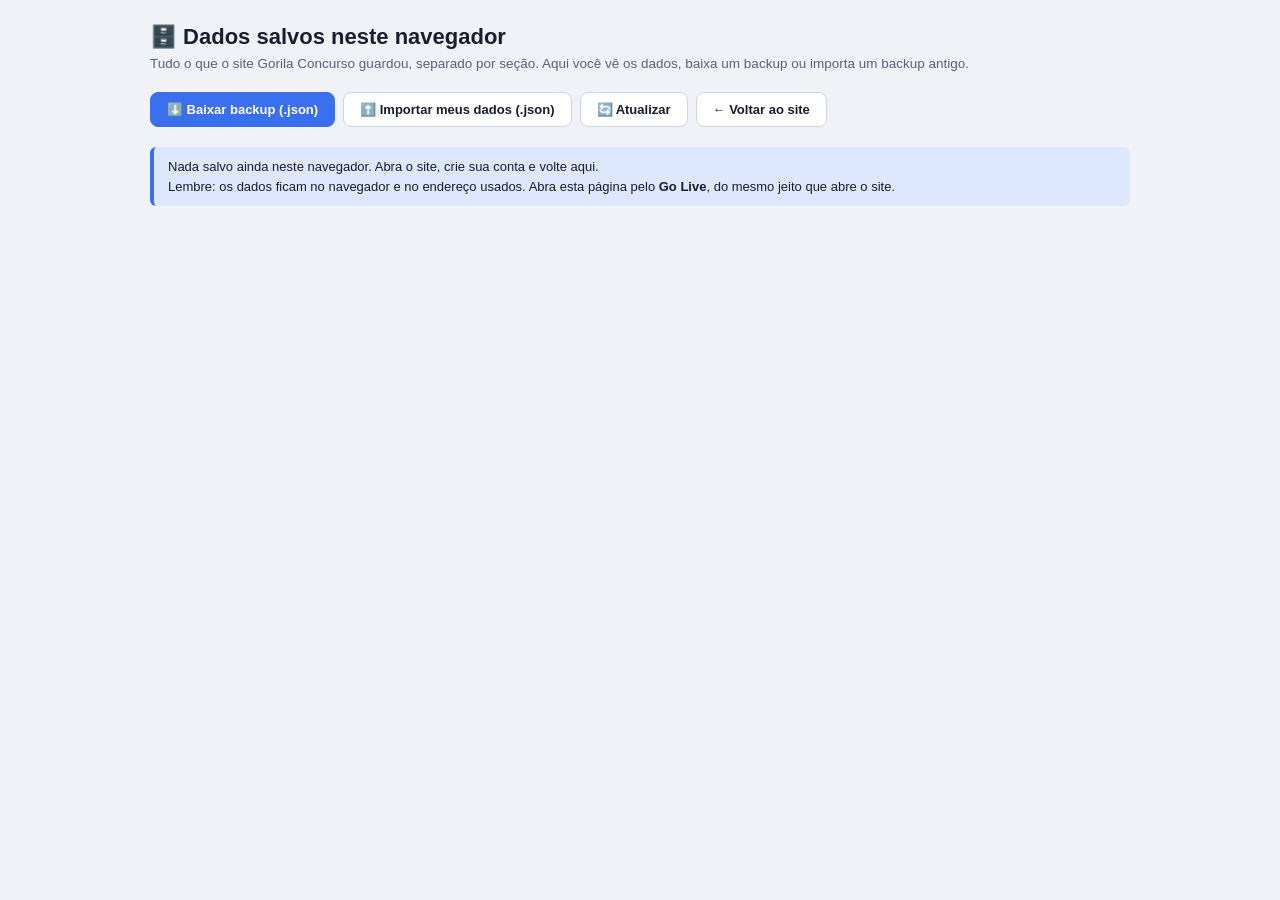
<file: Html_Gorilaconcurso/site/banco-de-dados/ver-dados.html>
<!DOCTYPE html>
<html lang="pt-BR">
<head>
<meta charset="UTF-8">
<meta name="viewport" content="width=device-width, initial-scale=1.0">
<title>Ver dados salvos</title>
<!-- Mostra o que o site guardou NESTE navegador, separado por seção.
     Só funciona aberto pelo mesmo endereço do site (ex.: Go Live → /banco-de-dados/ver-dados.html). -->
<style>
:root{--bg:#f0f2f8;--card:#fff;--borda:#d0d4e8;--texto:#1a1d2e;--suave:#5a6080;--destaque:#3a6ff0;--destaque-bg:#dde8ff}
@media (prefers-color-scheme:dark){:root{--bg:#121212;--card:#1c1c1c;--borda:#303030;--texto:#f1f1f1;--suave:#b4b4b4;--destaque:#93b4ff;--destaque-bg:#1f2735}}
*{box-sizing:border-box;margin:0;padding:0}
body{font-family:-apple-system,BlinkMacSystemFont,'Segoe UI',sans-serif;background:var(--bg);color:var(--texto);padding:24px 16px 60px}
main{max-width:980px;margin:0 auto}
h1{font-size:22px;margin-bottom:4px}
.sub{color:var(--suave);font-size:13.5px;margin-bottom:18px;line-height:1.5}
.acoes{display:flex;gap:8px;flex-wrap:wrap;margin-bottom:20px}
button,a.btn,label.btn{padding:9px 16px;border-radius:8px;border:1px solid var(--borda);background:var(--card);color:var(--texto);font-size:13px;font-weight:600;cursor:pointer;text-decoration:none}
button.principal{background:var(--destaque);border-color:var(--destaque);color:#fff}
section{background:var(--card);border:1px solid var(--borda);border-radius:12px;padding:18px;margin-bottom:16px}
h2{font-size:16px;margin-bottom:4px}
.onde{font-size:12px;color:var(--suave);margin-bottom:14px}
.onde code{background:var(--destaque-bg);color:var(--destaque);padding:1px 6px;border-radius:4px}
.numeros{display:grid;grid-template-columns:repeat(auto-fit,minmax(150px,1fr));gap:10px;margin-bottom:14px}
.num{border:1px solid var(--borda);border-radius:10px;padding:10px 12px}
.num b{display:block;font-size:22px}
.num span{font-size:12px;color:var(--suave)}
.tabela{overflow-x:auto}
table{width:100%;border-collapse:collapse;font-size:12.5px}
th,td{text-align:left;padding:7px 8px;border-bottom:1px solid var(--borda);vertical-align:top}
th{color:var(--suave);font-weight:600;white-space:nowrap}
ul{padding-left:18px;font-size:13px;line-height:1.7}
.vazio{color:var(--suave);font-size:13px}
details{margin-top:10px}
summary{cursor:pointer;font-size:12.5px;color:var(--destaque);font-weight:600}
pre{margin-top:8px;max-height:360px;overflow:auto;background:var(--bg);border:1px solid var(--borda);border-radius:8px;padding:10px;font-size:11.5px;white-space:pre-wrap;word-break:break-all}
.aviso{border-left:4px solid var(--destaque);padding:10px 14px;background:var(--destaque-bg);border-radius:6px;font-size:13px;line-height:1.5;margin-bottom:16px}
</style>
</head>
<body>
<main>
  <h1>🗄️ Dados salvos neste navegador</h1>
  <p class="sub">Tudo o que o site Gorila Concurso guardou, separado por seção. Aqui você vê os dados, baixa um backup ou importa um backup antigo.</p>
  <div class="acoes">
    <button class="principal" onclick="baixarBackup()">⬇️ Baixar backup (.json)</button>
    <label class="btn" style="cursor:pointer">⬆️ Importar meus dados (.json)
      <input type="file" accept=".json,application/json" id="arquivo-importar" style="display:none" onchange="importar(this)">
    </label>
    <button onclick="mostrar()">🔄 Atualizar</button>
    <a class="btn" href="../index.html">← Voltar ao site</a>
  </div>
  <div id="conteudo"></div>
</main>
<script>
const CHAVE_ESTADO = 'guia_estudos_state_v1';
const CHAVE_PERFIL = 'guia_estudos_perfil_v1';
const esc = s => String(s ?? '').replace(/[&<>"]/g, c => ({'&':'&amp;','<':'&lt;','>':'&gt;','"':'&quot;'}[c]));
const ler = k => { try { return JSON.parse(localStorage.getItem(k) || 'null'); } catch(e) { return null; } };
const json = (obj, semImagens) => esc(JSON.stringify(obj, (k, v) =>
  semImagens && typeof v === 'string' && v.startsWith('data:image') ? '[imagem]' : v, 2));
const AREAS = { ciencia:'Ciência de Dados', sefaz:'SEFAZ SP', direito:'Direito', notario:'Notário', eletiva:'Eletiva' };

function secao(titulo, onde, html, dados){
  return `<section><h2>${titulo}</h2><div class="onde">${onde}</div>${html}
    <details><summary>Ver dados brutos</summary><pre>${json(dados, true)}</pre></details></section>`;
}

// As fotos ficam no IndexedDB (banco 'gorila-fotos'), não no localStorage
const lerFotos = () => new Promise(ok => {
  try {
    const r = indexedDB.open('gorila-fotos', 1);
    r.onupgradeneeded = () => r.result.createObjectStore('fotos');
    r.onerror = () => ok({});
    r.onsuccess = () => {
      const tudo = {};
      const c = r.result.transaction('fotos').objectStore('fotos').openCursor();
      c.onsuccess = () => { const x = c.result; if(x){ tudo[x.key] = x.value; x.continue(); } else ok(tudo); };
      c.onerror = () => ok({});
    };
  } catch(e) { ok({}); }
});

async function mostrar(){
  const s = ler(CHAVE_ESTADO);
  const p = ler(CHAVE_PERFIL);
  const fotos = await lerFotos();
  const mbFotos = Object.values(fotos).reduce((t, f) => t + f.length, 0) / 1024 / 1024;
  const el = document.getElementById('conteudo');
  if(!s && !p){
    el.innerHTML = `<div class="aviso">Nada salvo ainda neste navegador. Abra o site, crie sua conta e volte aqui.<br>
      Lembre: os dados ficam no navegador e no endereço usados. Abra esta página pelo <b>Go Live</b>, do mesmo jeito que abre o site.</div>`;
    return;
  }
  let html = '';

  // CONTA
  html += secao('👤 Conta', 'Arquivo do código: <code>login-e-carregamento/login.js</code> · chave <code>' + CHAVE_PERFIL + '</code>',
    p ? `<ul><li><b>Nome:</b> ${esc(p.nome)}</li><li><b>E-mail:</b> ${esc(p.email)}</li><li><b>Senha:</b> guardada de forma protegida (não dá para ver)</li></ul>`
      : '<p class="vazio">Nenhuma conta criada.</p>',
    p ? { nome: p.nome, email: p.email, senha: '(oculta)' } : null);

  if(s){
    // CALENDÁRIO
    const dias = Object.entries(s.days || {}).sort((a, b) => b[0].localeCompare(a[0]));
    const horasDia = v => (v && (v.horasTotal || 0)) || 0;
    const totalHoras = dias.reduce((t, [, v]) => t + horasDia(v), 0);
    // Mesma regra do site (geral/utilidades.js → isStudyDay)
    const estudou = v => !!v && (Object.keys(AREAS).some(a => { const x = v[a]; if(!x) return false; if(typeof x !== 'object') return true;
      return (x.horas||0) > 0 || (x.questoes||0) > 0 || (x.assunto && x.assunto !== '—') || (x.horasLeitura||0) > 0; })
      || (v.horasTotal||0) > 0 || !!(v.estudos && v.estudos.length));
    const comEstudo = dias.filter(([, v]) => estudou(v)).length;
    const linhas = dias.map(([d, v]) => {
      const areas = Object.keys(AREAS).filter(a => v && v[a] && typeof v[a] === 'object' && (v[a].horas || v[a].questoes))
        .map(a => `${AREAS[a]}: ${v[a].horas || 0}h${v[a].assunto && v[a].assunto !== '—' ? ' · ' + esc(v[a].assunto) : ''}${v[a].questoes ? ' · ' + v[a].questoes + ' questões' : ''}`);
      (v.estudos || []).forEach(e => {
        const curso = (s.cursos || []).find(c => c.id === e.cursoId);
        areas.push(esc(curso ? curso.nome : (e.cursoNome || 'Estudo')) + ': ' + (e.horas || 0) + 'h' + (e.questoes ? ' · ' + e.questoes + ' questões' : ''));
      });
      return `<tr><td>${d.split('-').reverse().join('/')}</td><td>${horasDia(v)}h${horasDia(v) > 24 ? ' <span title="Mais de 24h em um dia: confira este registro">⚠️</span>' : ''}</td><td>${areas.join('<br>') || '—'}</td><td>${v.imgId || v.imgSrc ? '📷' : ''}</td></tr>`;
    }).join('');
    html += secao('📅 Calendário', 'Arquivos do código: <code>calendario/</code> · dados iniciais: <code>calendario/dados-calendario.js</code>',
      `<div class="numeros">
        <div class="num"><b>${dias.length}</b><span>dias registrados</span></div>
        <div class="num"><b>${comEstudo}</b><span>dias estudados</span></div>
        <div class="num"><b>${Object.keys(fotos).length}</b><span>fotos guardadas (${mbFotos.toFixed(1)} MB)</span></div>
        <div class="num"><b>${Math.round(totalHoras * 10) / 10}h</b><span>horas no total</span></div>
        <div class="num"><b>${s.calendarioAtivo === false ? 'Desligado' : 'Ligado'}</b><span>calendário</span></div>
      </div>
      ${dias.length ? `<div class="tabela"><table><thead><tr><th>Dia</th><th>Horas</th><th>O que estudou</th><th>Foto</th></tr></thead><tbody>${linhas}</tbody></table></div>` : '<p class="vazio">Nenhum dia registrado.</p>'}`,
      { month: s.month, year: s.year, foguinhoStart: s.foguinhoStart, calendarioAtivo: s.calendarioAtivo, materiasEstudo: s.materiasEstudo, days: s.days });

    // SALA DE ESTUDO
    const lista = (itens, f) => itens && itens.length ? '<ul>' + itens.map(f).join('') + '</ul>' : '<p class="vazio">Nada ainda.</p>';
    const topicos = (s.mindMap && s.mindMap.topicos) || [];
    html += secao('📚 Sala de estudo', 'Arquivos do código: <code>sala-de-estudo/</code> · dados iniciais: <code>sala-de-estudo/dados-sala-de-estudo.js</code>',
      `<h3 style="font-size:13.5px;margin:4px 0">Carreiras criadas</h3>${lista(s.trilhasCustom, t => `<li>${esc(t.icone || '')} ${esc(t.nome)} — ${(t.disciplinas || []).length} disciplina(s)</li>`)}
       <h3 style="font-size:13.5px;margin:10px 0 4px">Cursos</h3>${lista(s.cursos, c => `<li>${esc(c.nome)}</li>`)}
       <h3 style="font-size:13.5px;margin:10px 0 4px">Conteúdos</h3>${lista(s.conteudosCustom, c => `<li>${c.feito ? '✅' : '⬜'} ${esc(c.nome)}</li>`)}
       <h3 style="font-size:13.5px;margin:10px 0 4px">Mapa mental</h3>${lista(topicos, t => `<li>${esc(t.nome)} — ${(t.subtopicos || []).length} subtópico(s)</li>`)}
       <h3 style="font-size:13.5px;margin:10px 0 4px">Trilhas fixas removidas da tela inicial</h3>${lista(s.trilhasOcultas, t => `<li>${esc(t)}</li>`)}`,
      { trilhasCustom: s.trilhasCustom, trilhasOcultas: s.trilhasOcultas, cursos: s.cursos, conteudosCustom: s.conteudosCustom, checks: s.checks, mindMap: s.mindMap, mapas: s.mapas });

    // NOTÍCIAS + PREFERÊNCIAS
    html += secao('📰 Notícias', 'Arquivos do código: <code>noticias/</code>',
      lista(s.concursosInteresse, c => `<li>${esc(c)}</li>`), { concursosInteresse: s.concursosInteresse });
    html += secao('🎨 Preferências', 'Arquivos do código: <code>geral/tema.js</code> · dados iniciais: <code>geral/dados-preferencias.js</code>',
      `<ul><li><b>Tema:</b> ${s.theme === 'dark' ? 'escuro' : 'claro'}</li><li><b>Cor de destaque:</b> ${esc(s.corDestaque || 'azul')}</li></ul>`,
      { theme: s.theme, corDestaque: s.corDestaque, temaEscolhido: s.temaEscolhido });

    const tamanho = (localStorage.getItem(CHAVE_ESTADO) || '').length / 1024 / 1024;
    html += `<p class="sub">Espaço usado pelos dados: <b>${tamanho.toFixed(2)} MB</b> de ~5 MB. As fotos (${mbFotos.toFixed(1)} MB) ficam num espaço separado e bem maior do navegador.</p>`;
  }
  el.innerHTML = html;
}

// Importa um backup (.json) — o mesmo formato do "Baixar backup". Substitui o progresso
// salvo neste navegador; a conta (e-mail e senha) não é alterada.
function gravarFotos(fotos){
  const ids = Object.keys(fotos || {});
  if(!ids.length) return Promise.resolve();
  return new Promise((ok, falha) => {
    const r = indexedDB.open('gorila-fotos', 1);
    r.onupgradeneeded = () => r.result.createObjectStore('fotos');
    r.onerror = () => falha(r.error);
    r.onsuccess = () => {
      const tx = r.result.transaction('fotos', 'readwrite');
      ids.forEach(id => tx.objectStore('fotos').put(fotos[id], id));
      tx.oncomplete = () => ok(); tx.onerror = () => falha(tx.error);
    };
  });
}
async function importar(input){
  const arquivo = input.files && input.files[0];
  input.value = '';
  if(!arquivo) return;
  let dados;
  try { dados = JSON.parse(await arquivo.text()); }
  catch(e){ alert('Este arquivo não é um backup válido do Gorila Concurso.'); return; }
  if(!dados || typeof dados !== 'object' || !dados.days || typeof dados.days !== 'object'){
    alert('Este arquivo não é um backup válido do Gorila Concurso (não tem os dias do calendário).'); return;
  }
  // mesma conferência de banco-de-dados/estado.js (backupSeguro): ids e cores com aspas/< > = arquivo adulterado
  const ruim = s => /["'<>`\\;]/.test(String(s)), CAMPO = /^(id|cor|color|theme|tema|estiloCal|temaEscolhido|corDestaque|tipo|trilha|area|coresAreas|paletaCores)$|Id$/;
  const andar = (v, k, pai) => v && typeof v === 'object'
    ? Object.keys(v).every(c => !ruim(c) && (c === 'fotos' && k === '' ? Object.values(v[c] || {}).every(f => typeof f === 'string' && /^data:image\//.test(f) && !/["'<>]/.test(f)) : andar(v[c], c, k)))
    : !(typeof v === 'string' && (CAMPO.test(k || '') || CAMPO.test(pai || '')) && ruim(v));
  if(!andar(dados, '', '')){ alert('Este arquivo foi alterado fora do Gorila Concurso e não pode ser importado com segurança.'); return; }
  delete dados.pro;   // o Pro vem da assinatura, nunca de um backup
  const nDias = Object.keys(dados.days).length;
  const atual = ler(CHAVE_ESTADO);
  const nAtual = atual && atual.days ? Object.keys(atual.days).length : 0;
  const aviso = nAtual
    ? `Importar ${nDias} dia(s) deste arquivo?\n\nISSO SUBSTITUI os ${nAtual} dia(s) que estão salvos agora neste navegador.`
    : `Importar ${nDias} dia(s) deste arquivo?`;
  if(!confirm(aviso)) return;
  try {
    const fotos = dados.fotos; delete dados.fotos;
    await gravarFotos(fotos);
    localStorage.setItem(CHAVE_ESTADO, JSON.stringify(dados));
  } catch(e){
    alert('Não foi possível importar: ' + (e && e.message ? e.message : e)); return;
  }
  await mostrar();
  alert('Dados importados! Se o site estiver aberto em outra aba, feche essa aba e abra o site de novo antes de continuar.');
}

async function baixarBackup(){
  const s = localStorage.getItem(CHAVE_ESTADO);
  if(!s){ alert('Nada salvo ainda.'); return; }
  const dados = Object.assign(JSON.parse(s), { fotos: await lerFotos() });
  const a = document.createElement('a');
  a.href = URL.createObjectURL(new Blob([JSON.stringify(dados, null, 2)], { type: 'application/json' }));
  a.download = `guia-estudos-backup-${new Date().toISOString().slice(0, 10)}.json`;
  a.click();
  URL.revokeObjectURL(a.href);
}

mostrar();
</script>
</body>
</html>
</file>
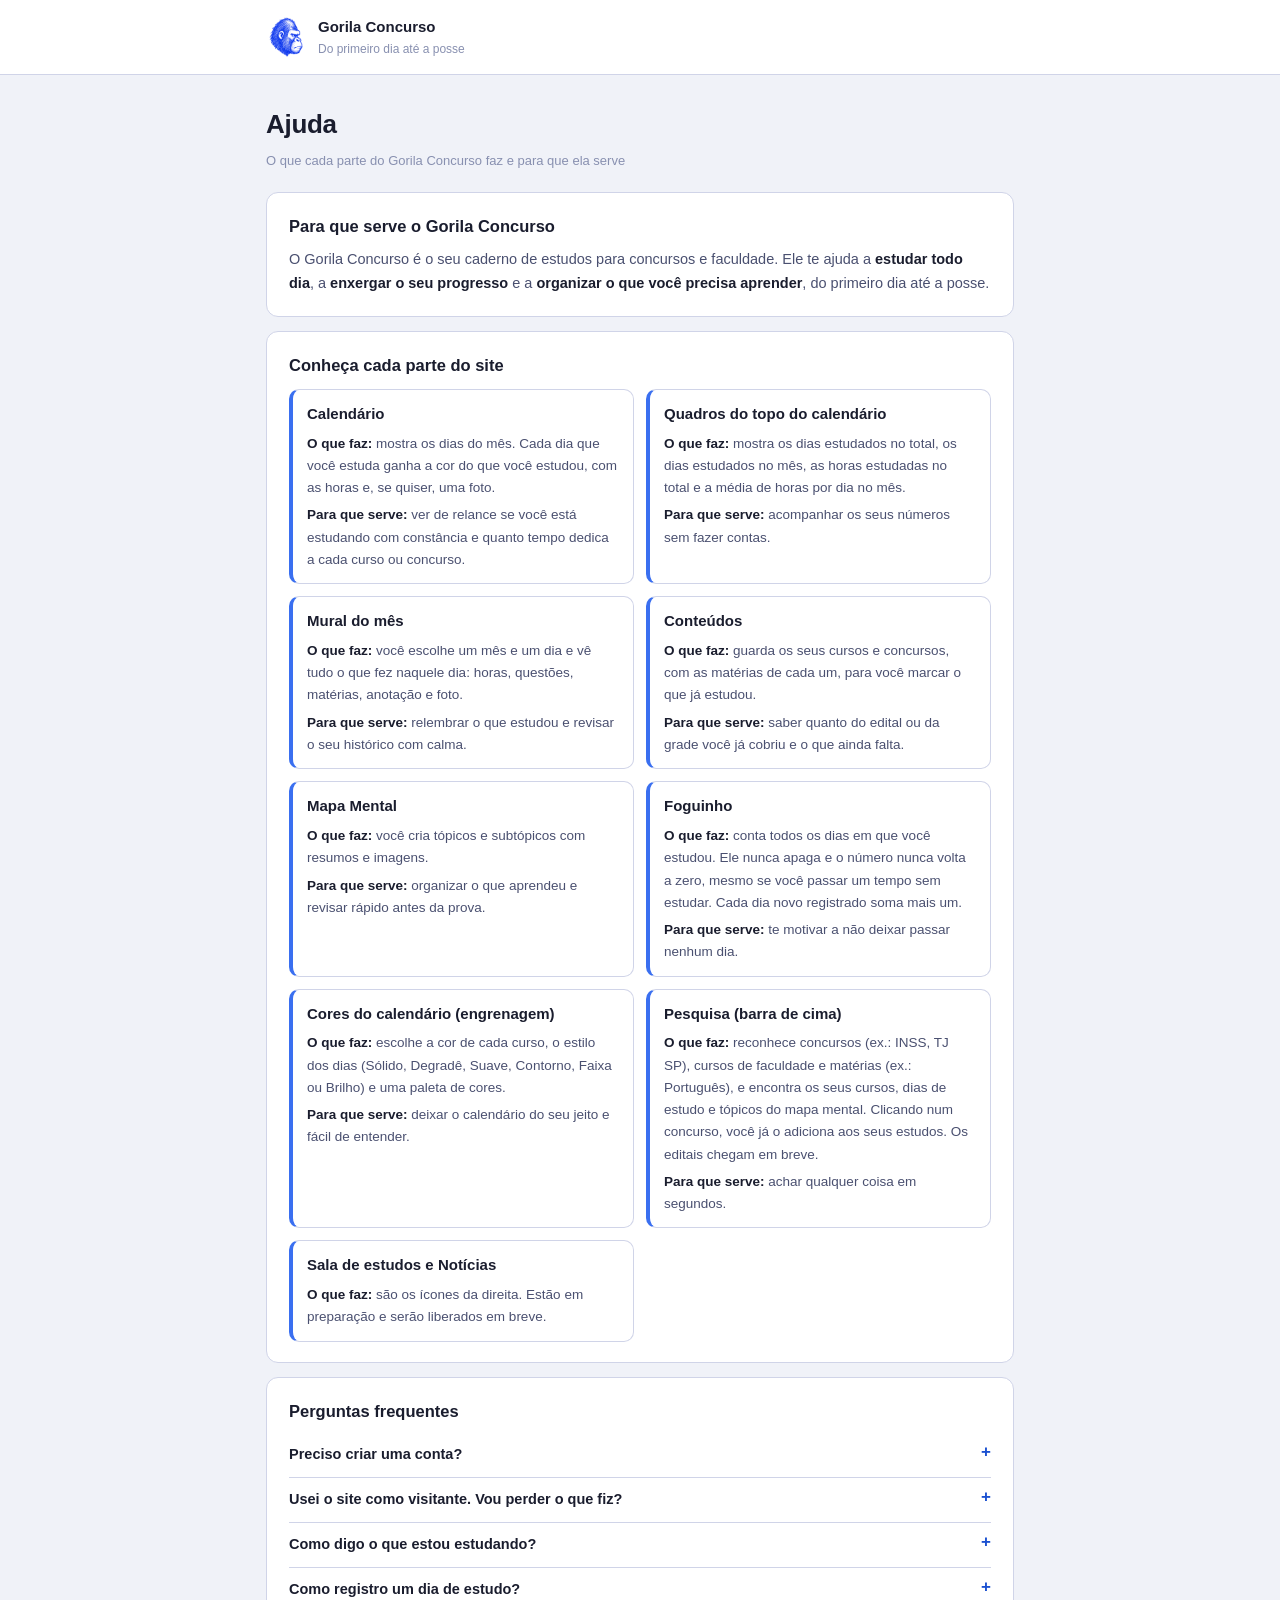
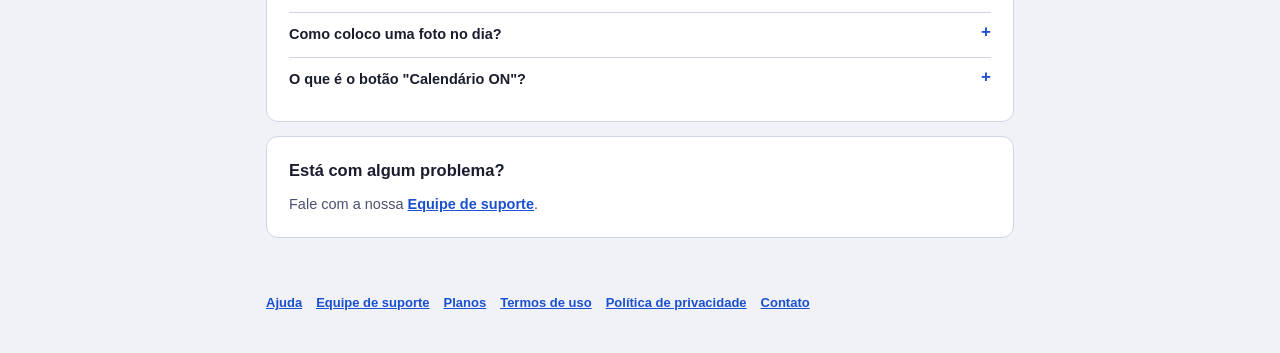
<file: Html_Gorilaconcurso/site/institucional/ajuda.html>
<!DOCTYPE html>
<html lang="pt-BR">
<head>
<meta charset="UTF-8">
<meta name="viewport" content="width=device-width, initial-scale=1.0">
<title>Ajuda · Gorila Concurso</title>
<link rel="stylesheet" href="institucional.css">
</head>
<body>
<header class="topo"><div class="topo-in"><img src="../imagens/gorila.webp" alt=""><div><b>Gorila Concurso</b><span>Do primeiro dia até a posse</span></div></div></header>
<main>
  <h1>Ajuda</h1>
  <p class="data">O que cada parte do Gorila Concurso faz e para que ela serve</p>

  <section>
    <h2>Para que serve o Gorila Concurso</h2>
    <p>O Gorila Concurso é o seu caderno de estudos para concursos e faculdade. Ele te ajuda a <strong>estudar todo dia</strong>, a <strong>enxergar o seu progresso</strong> e a <strong>organizar o que você precisa aprender</strong>, do primeiro dia até a posse.</p>
  </section>

  <section>
    <h2>Conheça cada parte do site</h2>
    <div class="partes">
      <div class="parte">
        <h3>Calendário</h3>
        <p><strong>O que faz:</strong> mostra os dias do mês. Cada dia que você estuda ganha a cor do que você estudou, com as horas e, se quiser, uma foto.</p>
        <p><strong>Para que serve:</strong> ver de relance se você está estudando com constância e quanto tempo dedica a cada curso ou concurso.</p>
      </div>
      <div class="parte">
        <h3>Quadros do topo do calendário</h3>
        <p><strong>O que faz:</strong> mostra os dias estudados no total, os dias estudados no mês, as horas estudadas no total e a média de horas por dia no mês.</p>
        <p><strong>Para que serve:</strong> acompanhar os seus números sem fazer contas.</p>
      </div>
      <div class="parte">
        <h3>Mural do mês</h3>
        <p><strong>O que faz:</strong> você escolhe um mês e um dia e vê tudo o que fez naquele dia: horas, questões, matérias, anotação e foto.</p>
        <p><strong>Para que serve:</strong> relembrar o que estudou e revisar o seu histórico com calma.</p>
      </div>
      <div class="parte">
        <h3>Conteúdos</h3>
        <p><strong>O que faz:</strong> guarda os seus cursos e concursos, com as matérias de cada um, para você marcar o que já estudou.</p>
        <p><strong>Para que serve:</strong> saber quanto do edital ou da grade você já cobriu e o que ainda falta.</p>
      </div>
      <div class="parte">
        <h3>Mapa Mental</h3>
        <p><strong>O que faz:</strong> você cria tópicos e subtópicos com resumos e imagens.</p>
        <p><strong>Para que serve:</strong> organizar o que aprendeu e revisar rápido antes da prova.</p>
      </div>
      <div class="parte">
        <h3>Foguinho</h3>
        <p><strong>O que faz:</strong> conta todos os dias em que você estudou. Ele nunca apaga e o número nunca volta a zero, mesmo se você passar um tempo sem estudar. Cada dia novo registrado soma mais um.</p>
        <p><strong>Para que serve:</strong> te motivar a não deixar passar nenhum dia.</p>
      </div>
      <div class="parte">
        <h3>Cores do calendário (engrenagem)</h3>
        <p><strong>O que faz:</strong> escolhe a cor de cada curso, o estilo dos dias (Sólido, Degradê, Suave, Contorno, Faixa ou Brilho) e uma paleta de cores.</p>
        <p><strong>Para que serve:</strong> deixar o calendário do seu jeito e fácil de entender.</p>
      </div>
      <div class="parte">
        <h3>Pesquisa (barra de cima)</h3>
        <p><strong>O que faz:</strong> reconhece concursos (ex.: INSS, TJ SP), cursos de faculdade e matérias (ex.: Português), e encontra os seus cursos, dias de estudo e tópicos do mapa mental. Clicando num concurso, você já o adiciona aos seus estudos. Os editais chegam em breve.</p>
        <p><strong>Para que serve:</strong> achar qualquer coisa em segundos.</p>
      </div>
      <div class="parte">
        <h3>Sala de estudos e Notícias</h3>
        <p><strong>O que faz:</strong> são os ícones da direita. Estão em preparação e serão liberados em breve.</p>
      </div>
    </div>
  </section>

  <section>
    <h2>Perguntas frequentes</h2>
    <details><summary>Preciso criar uma conta?</summary>
      <p>Você pode conhecer o site como visitante, mas nada é salvo. Para guardar o seu progresso, crie uma conta grátis no botão <strong>Registrar-se grátis</strong>, no alto da página. Se você já tem conta, clique nele e depois em <strong>Já tem uma conta? Entrar</strong>.</p></details>
    <details><summary>Usei o site como visitante. Vou perder o que fiz?</summary>
      <p>Não. Quando você clicar para entrar ou criar a conta, o site pergunta se quer salvar o que fez. Escolha <strong>Salvar na minha conta</strong>.</p></details>
    <details><summary>Como digo o que estou estudando?</summary>
      <p>No Calendário, clique no <strong>+</strong> e escreva o nome do concurso ou do curso (por exemplo, "INSS", "TJ SP" ou "Direito"). O site reconhece o nome e guarda sempre do mesmo jeito.</p></details>
    <details><summary>Como registro um dia de estudo?</summary>
      <p>Clique no dia do calendário (ou em <strong>Registrar hoje</strong>), escolha o que estudou, as horas e as questões.</p></details>
    <details><summary>Como coloco uma foto no dia?</summary>
      <p>Abra o dia e escolha a foto. Ela fica guardada na qualidade original e pode ser vista em tamanho grande clicando nela.</p></details>
    <details><summary>O que é o botão "Calendário ON"?</summary>
      <p>Ele liga e desliga o calendário. Desligado, o calendário fica escondido, mas seus dados continuam salvos.</p></details>
  </section>

  <section>
    <h2>Está com algum problema?</h2>
    <p>Fale com a nossa <a href="suporte.html">Equipe de suporte</a>.</p>
  </section>
</main>
<nav class="rodape"><a href="ajuda.html">Ajuda</a><a href="suporte.html">Equipe de suporte</a><a href="planos.html">Planos</a><a href="termos.html">Termos de uso</a><a href="privacidade.html">Política de privacidade</a><a href="contato.html">Contato</a></nav>
</body>
</html>
</file>
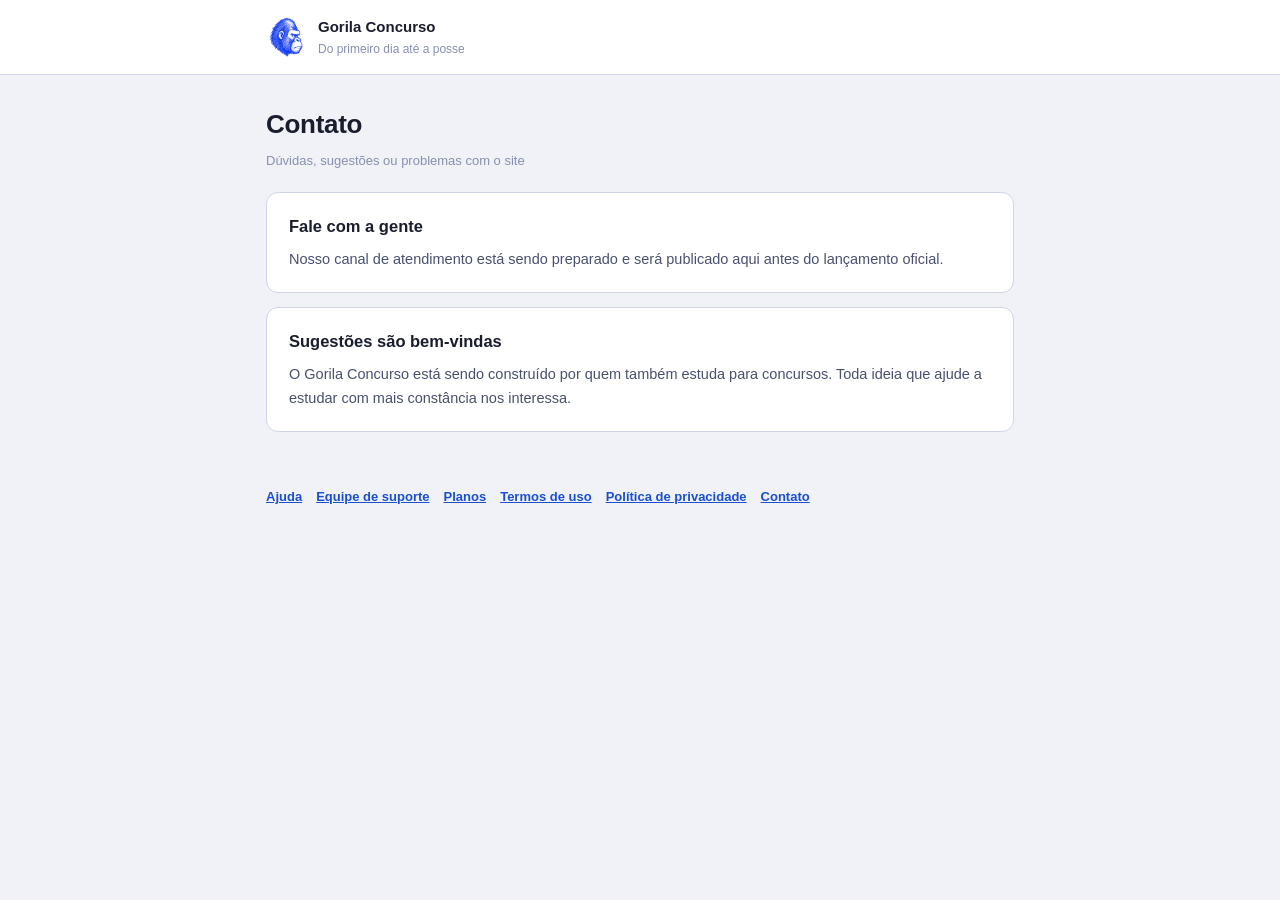
<file: Html_Gorilaconcurso/site/institucional/contato.html>
<!DOCTYPE html>
<html lang="pt-BR">
<head>
<meta charset="UTF-8">
<meta name="viewport" content="width=device-width, initial-scale=1.0">
<title>Contato · Gorila Concurso</title>
<link rel="stylesheet" href="institucional.css">
</head>
<body>
<header class="topo"><div class="topo-in"><img src="../imagens/gorila.webp" alt=""><div><b>Gorila Concurso</b><span>Do primeiro dia até a posse</span></div></div></header>
<main>
  <h1>Contato</h1>
  <p class="data">Dúvidas, sugestões ou problemas com o site</p>

  <section>
    <h2>Fale com a gente</h2>
    <!-- TROCAR: quando o e-mail de contato do Gorila Concurso for criado, coloque-o aqui -->
    <p>Nosso canal de atendimento está sendo preparado e será publicado aqui antes do lançamento oficial.</p>
  </section>

  <section>
    <h2>Sugestões são bem-vindas</h2>
    <p>O Gorila Concurso está sendo construído por quem também estuda para concursos. Toda ideia que ajude a estudar com mais constância nos interessa.</p>
  </section>
</main>
<nav class="rodape"><a href="ajuda.html">Ajuda</a><a href="suporte.html">Equipe de suporte</a><a href="planos.html">Planos</a><a href="termos.html">Termos de uso</a><a href="privacidade.html">Política de privacidade</a><a href="contato.html">Contato</a></nav>
</body>
</html>
</file>
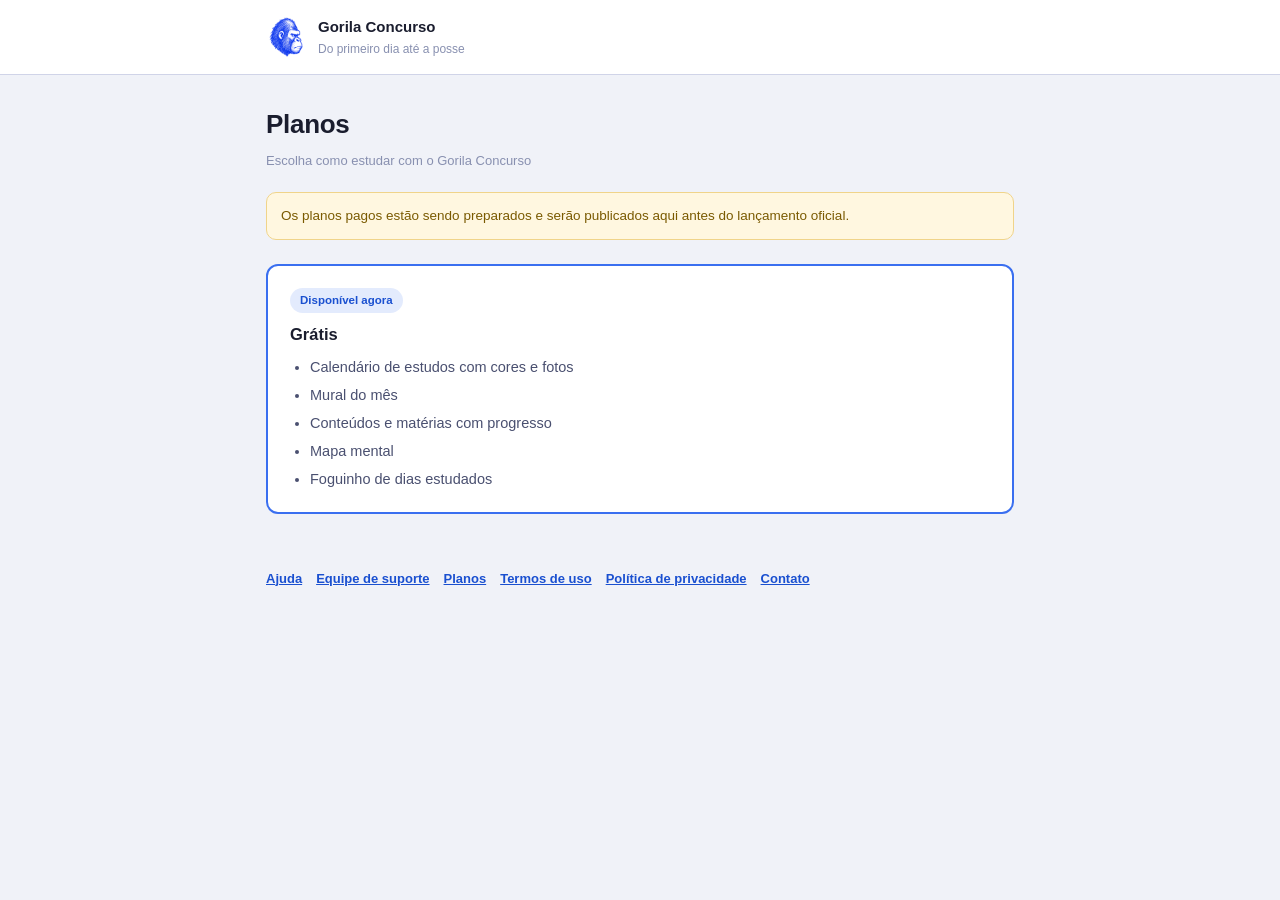
<file: Html_Gorilaconcurso/site/institucional/planos.html>
<!DOCTYPE html>
<html lang="pt-BR">
<head>
<meta charset="UTF-8">
<meta name="viewport" content="width=device-width, initial-scale=1.0">
<title>Planos · Gorila Concurso</title>
<link rel="stylesheet" href="institucional.css">
</head>
<body>
<header class="topo"><div class="topo-in"><img src="../imagens/gorila.webp" alt=""><div><b>Gorila Concurso</b><span>Do primeiro dia até a posse</span></div></div></header>
<main>
  <h1>Planos</h1>
  <p class="data">Escolha como estudar com o Gorila Concurso</p>

  <!-- TROCAR: quando os planos pagos e os preços forem definidos, coloque-os aqui -->
  <div class="aviso">Os planos pagos estão sendo preparados e serão publicados aqui antes do lançamento oficial.</div>

  <section class="plano">
    <span class="plano-selo">Disponível agora</span>
    <h2>Grátis</h2>
    <ul>
      <li>Calendário de estudos com cores e fotos</li>
      <li>Mural do mês</li>
      <li>Conteúdos e matérias com progresso</li>
      <li>Mapa mental</li>
      <li>Foguinho de dias estudados</li>
    </ul>
  </section>
</main>
<nav class="rodape"><a href="ajuda.html">Ajuda</a><a href="suporte.html">Equipe de suporte</a><a href="planos.html">Planos</a><a href="termos.html">Termos de uso</a><a href="privacidade.html">Política de privacidade</a><a href="contato.html">Contato</a></nav>
</body>
</html>
</file>
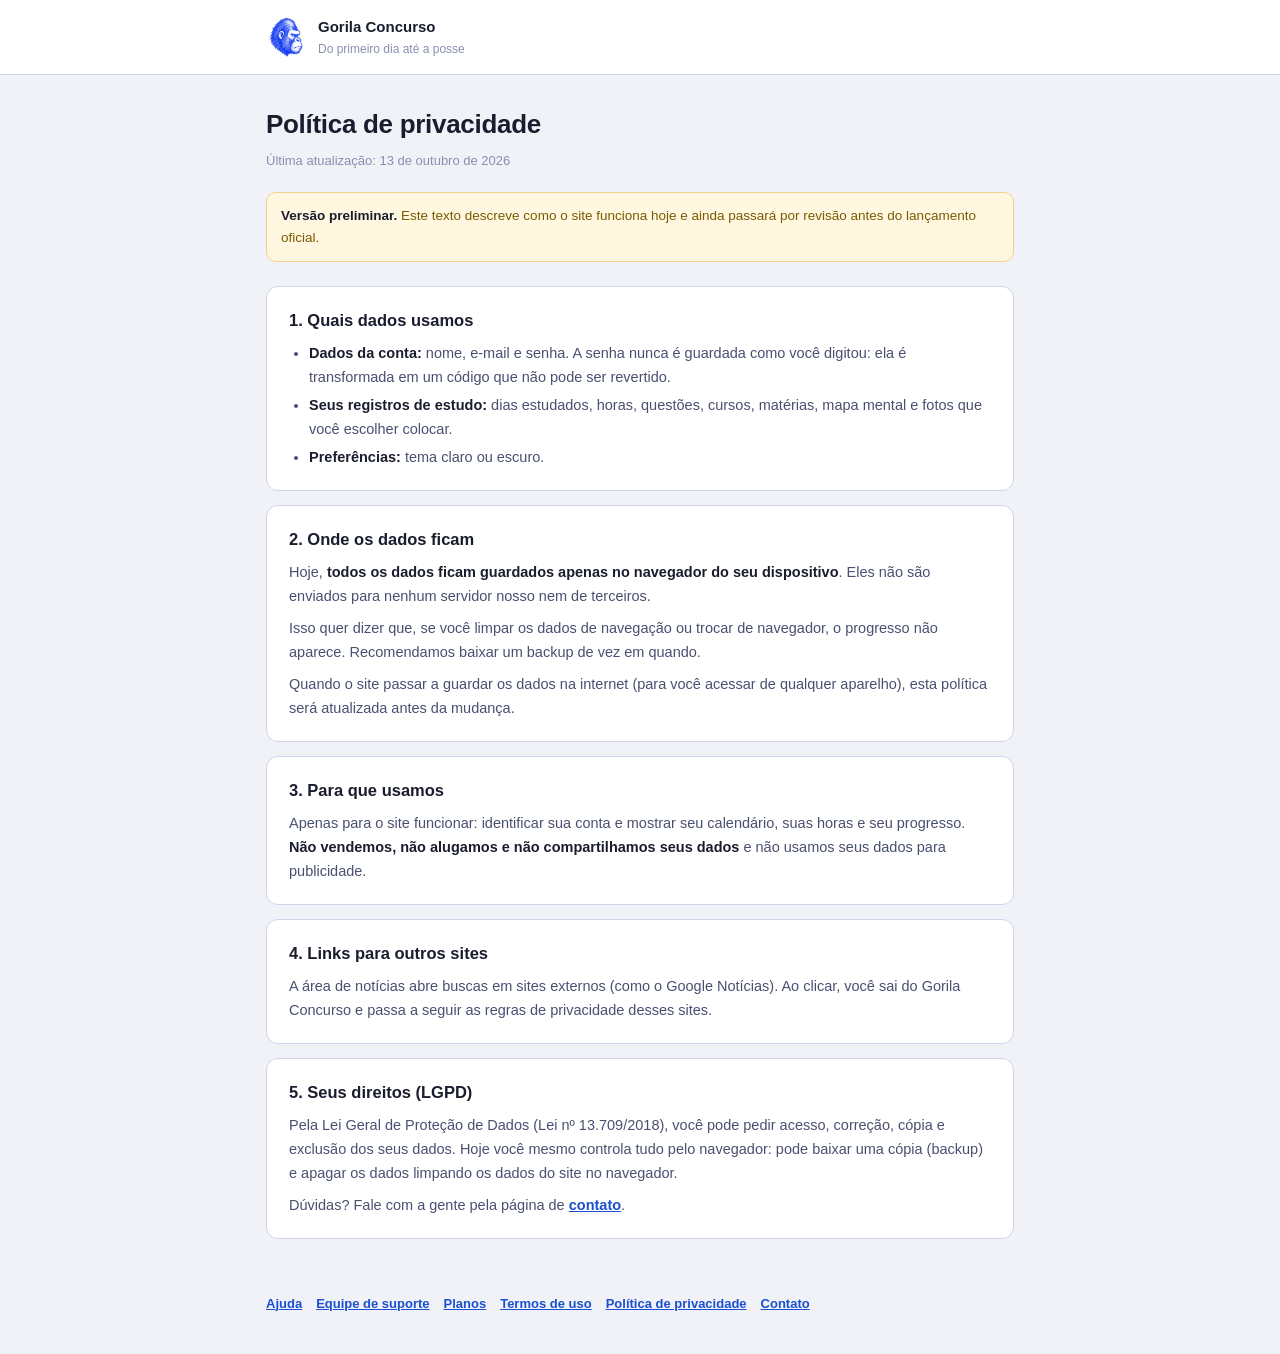
<file: Html_Gorilaconcurso/site/institucional/privacidade.html>
<!DOCTYPE html>
<html lang="pt-BR">
<head>
<meta charset="UTF-8">
<meta name="viewport" content="width=device-width, initial-scale=1.0">
<title>Política de privacidade · Gorila Concurso</title>
<link rel="stylesheet" href="institucional.css">
</head>
<body>
<header class="topo"><div class="topo-in"><img src="../imagens/gorila.webp" alt=""><div><b>Gorila Concurso</b><span>Do primeiro dia até a posse</span></div></div></header>
<main>
  <h1>Política de privacidade</h1>
  <p class="data">Última atualização: 13 de outubro de 2026</p>
  <div class="aviso"><strong>Versão preliminar.</strong> Este texto descreve como o site funciona hoje e ainda passará por revisão antes do lançamento oficial.</div>

  <section>
    <h2>1. Quais dados usamos</h2>
    <ul>
      <li><strong>Dados da conta:</strong> nome, e-mail e senha. A senha nunca é guardada como você digitou: ela é transformada em um código que não pode ser revertido.</li>
      <li><strong>Seus registros de estudo:</strong> dias estudados, horas, questões, cursos, matérias, mapa mental e fotos que você escolher colocar.</li>
      <li><strong>Preferências:</strong> tema claro ou escuro.</li>
    </ul>
  </section>

  <section>
    <h2>2. Onde os dados ficam</h2>
    <p>Hoje, <strong>todos os dados ficam guardados apenas no navegador do seu dispositivo</strong>. Eles não são enviados para nenhum servidor nosso nem de terceiros.</p>
    <p>Isso quer dizer que, se você limpar os dados de navegação ou trocar de navegador, o progresso não aparece. Recomendamos baixar um backup de vez em quando.</p>
    <p>Quando o site passar a guardar os dados na internet (para você acessar de qualquer aparelho), esta política será atualizada antes da mudança.</p>
  </section>

  <section>
    <h2>3. Para que usamos</h2>
    <p>Apenas para o site funcionar: identificar sua conta e mostrar seu calendário, suas horas e seu progresso. <strong>Não vendemos, não alugamos e não compartilhamos seus dados</strong> e não usamos seus dados para publicidade.</p>
  </section>

  <section>
    <h2>4. Links para outros sites</h2>
    <p>A área de notícias abre buscas em sites externos (como o Google Notícias). Ao clicar, você sai do Gorila Concurso e passa a seguir as regras de privacidade desses sites.</p>
  </section>

  <section>
    <h2>5. Seus direitos (LGPD)</h2>
    <p>Pela Lei Geral de Proteção de Dados (Lei nº 13.709/2018), você pode pedir acesso, correção, cópia e exclusão dos seus dados. Hoje você mesmo controla tudo pelo navegador: pode baixar uma cópia (backup) e apagar os dados limpando os dados do site no navegador.</p>
    <p>Dúvidas? Fale com a gente pela página de <a href="contato.html">contato</a>.</p>
  </section>
</main>
<nav class="rodape"><a href="ajuda.html">Ajuda</a><a href="suporte.html">Equipe de suporte</a><a href="planos.html">Planos</a><a href="termos.html">Termos de uso</a><a href="privacidade.html">Política de privacidade</a><a href="contato.html">Contato</a></nav>
</body>
</html>
</file>
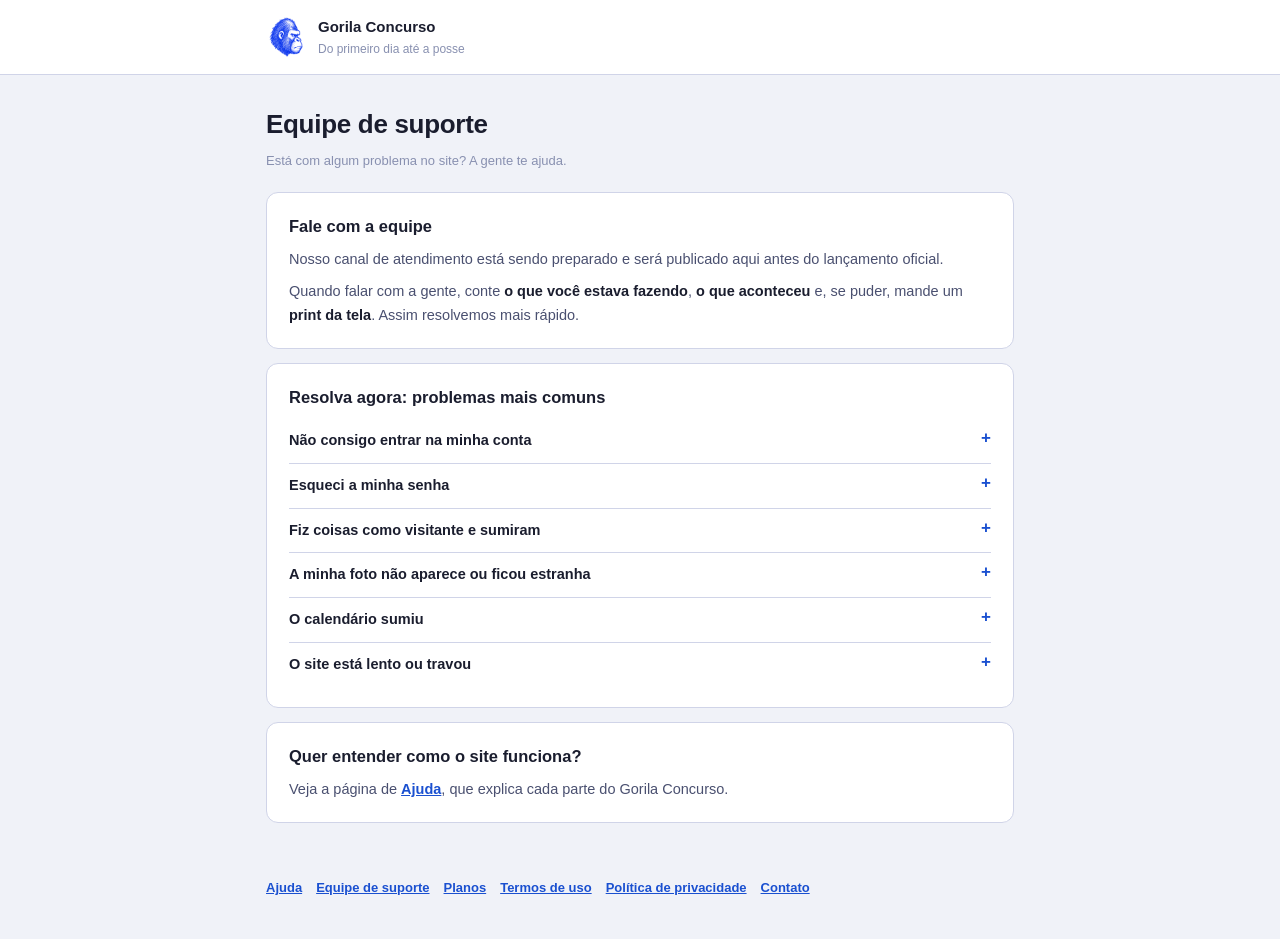
<file: Html_Gorilaconcurso/site/institucional/suporte.html>
<!DOCTYPE html>
<html lang="pt-BR">
<head>
<meta charset="UTF-8">
<meta name="viewport" content="width=device-width, initial-scale=1.0">
<title>Equipe de suporte · Gorila Concurso</title>
<link rel="stylesheet" href="institucional.css">
</head>
<body>
<header class="topo"><div class="topo-in"><img src="../imagens/gorila.webp" alt=""><div><b>Gorila Concurso</b><span>Do primeiro dia até a posse</span></div></div></header>
<main>
  <h1>Equipe de suporte</h1>
  <p class="data">Está com algum problema no site? A gente te ajuda.</p>

  <section>
    <h2>Fale com a equipe</h2>
    <!-- TROCAR: quando o canal de atendimento (e-mail, WhatsApp ou formulário) for criado, coloque-o aqui -->
    <p>Nosso canal de atendimento está sendo preparado e será publicado aqui antes do lançamento oficial.</p>
    <p>Quando falar com a gente, conte <strong>o que você estava fazendo</strong>, <strong>o que aconteceu</strong> e, se puder, mande um <strong>print da tela</strong>. Assim resolvemos mais rápido.</p>
  </section>

  <section>
    <h2>Resolva agora: problemas mais comuns</h2>
    <details><summary>Não consigo entrar na minha conta</summary>
      <p>Clique em <strong>Registrar-se grátis</strong> e depois em <strong>Já tem uma conta? Entrar</strong>. Confira se o e-mail está escrito igual ao do cadastro. Por enquanto, a conta fica guardada no navegador em que você a criou: use o mesmo computador e o mesmo navegador.</p></details>
    <details><summary>Esqueci a minha senha</summary>
      <p>Na janela de entrar, clique em <strong>Esqueci minha senha</strong> e siga as instruções. Seu progresso de estudo continua salvo neste navegador.</p></details>
    <details><summary>Fiz coisas como visitante e sumiram</summary>
      <p>No modo visitante nada é salvo até você entrar ou criar a conta. Antes de entrar, o site pergunta se você quer <strong>salvar o que fez</strong>: escolha <strong>Salvar na minha conta</strong>. Se você recarregar a página antes disso, o que fez como visitante se perde.</p></details>
    <details><summary>A minha foto não aparece ou ficou estranha</summary>
      <p>Abra o dia no calendário, remova a foto e coloque de novo. Fotos de até 10 MB ficam na qualidade original.</p></details>
    <details><summary>O calendário sumiu</summary>
      <p>Confira o botão <strong>Calendário ON</strong> no alto da tela do Calendário. Se estiver desligado, clique nele para ligar. Seus dados continuam salvos.</p></details>
    <details><summary>O site está lento ou travou</summary>
      <p>Recarregue a página (tecla F5). Se continuar, feche e abra o navegador de novo. Se o problema não passar, fale com a equipe.</p></details>
  </section>

  <section>
    <h2>Quer entender como o site funciona?</h2>
    <p>Veja a página de <a href="ajuda.html">Ajuda</a>, que explica cada parte do Gorila Concurso.</p>
  </section>
</main>
<nav class="rodape"><a href="ajuda.html">Ajuda</a><a href="suporte.html">Equipe de suporte</a><a href="planos.html">Planos</a><a href="termos.html">Termos de uso</a><a href="privacidade.html">Política de privacidade</a><a href="contato.html">Contato</a></nav>
</body>
</html>
</file>
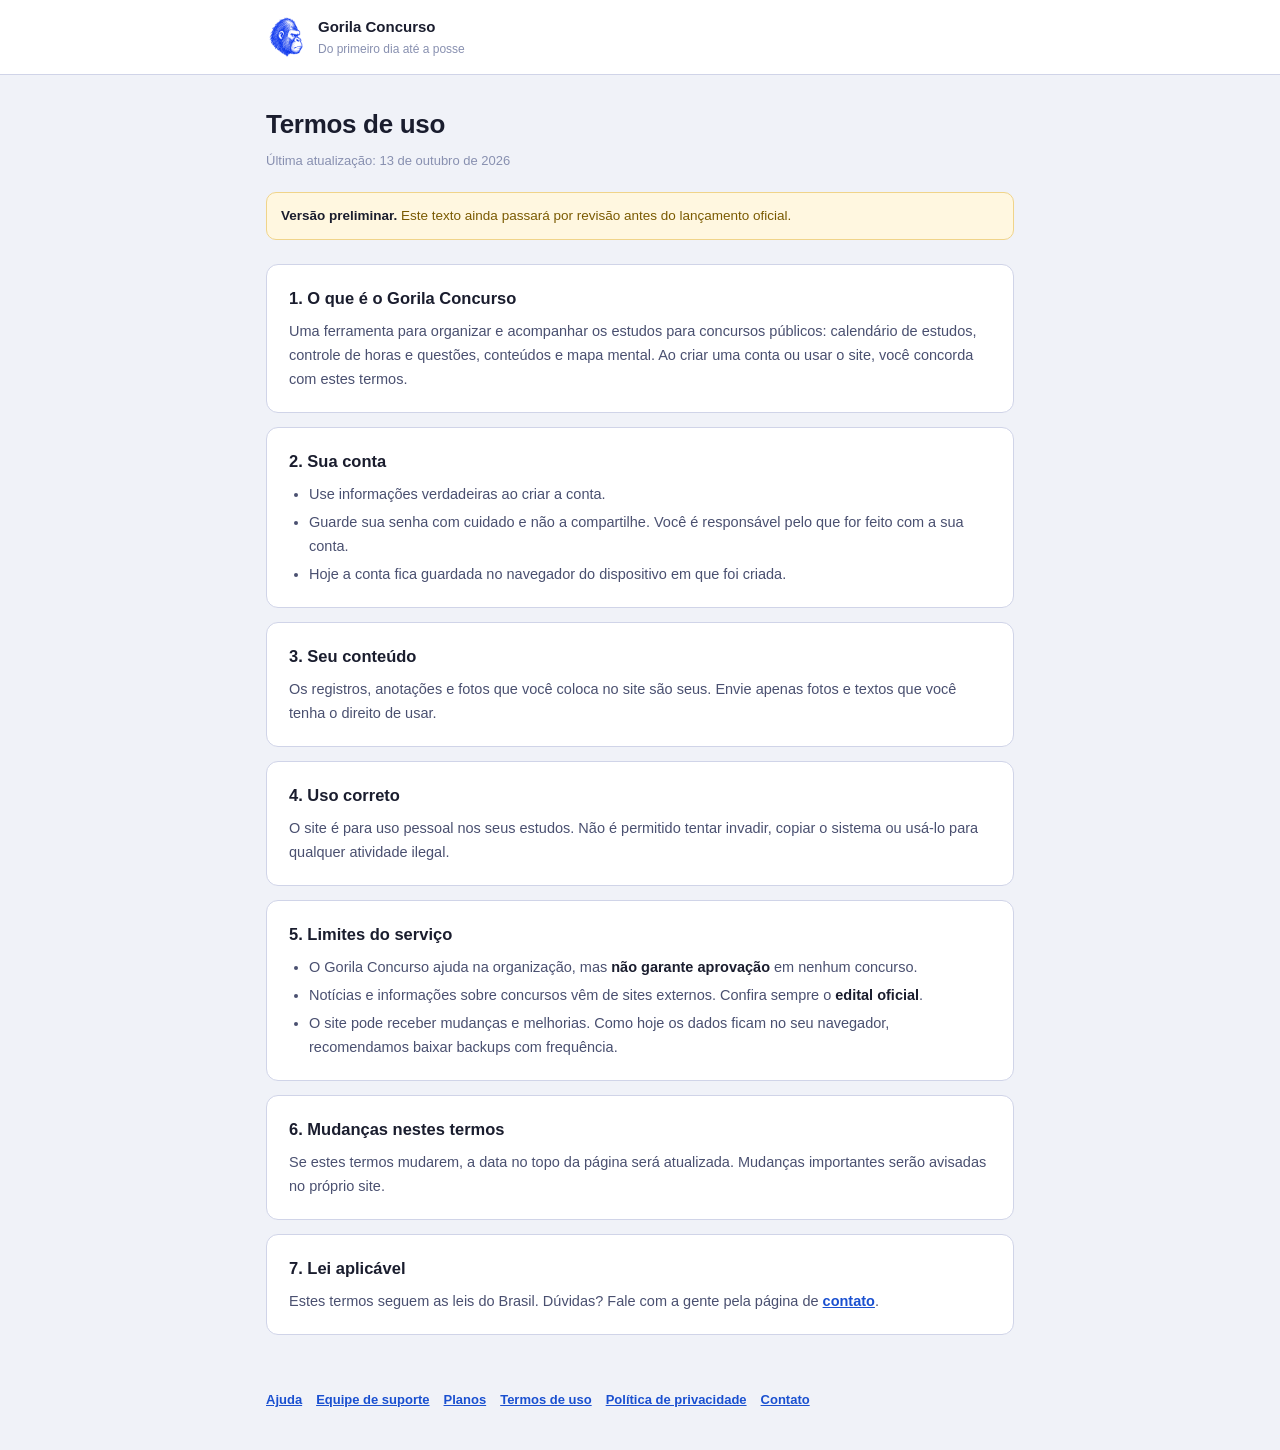
<file: Html_Gorilaconcurso/site/institucional/termos.html>
<!DOCTYPE html>
<html lang="pt-BR">
<head>
<meta charset="UTF-8">
<meta name="viewport" content="width=device-width, initial-scale=1.0">
<title>Termos de uso · Gorila Concurso</title>
<link rel="stylesheet" href="institucional.css">
</head>
<body>
<header class="topo"><div class="topo-in"><img src="../imagens/gorila.webp" alt=""><div><b>Gorila Concurso</b><span>Do primeiro dia até a posse</span></div></div></header>
<main>
  <h1>Termos de uso</h1>
  <p class="data">Última atualização: 13 de outubro de 2026</p>
  <div class="aviso"><strong>Versão preliminar.</strong> Este texto ainda passará por revisão antes do lançamento oficial.</div>

  <section>
    <h2>1. O que é o Gorila Concurso</h2>
    <p>Uma ferramenta para organizar e acompanhar os estudos para concursos públicos: calendário de estudos, controle de horas e questões, conteúdos e mapa mental. Ao criar uma conta ou usar o site, você concorda com estes termos.</p>
  </section>

  <section>
    <h2>2. Sua conta</h2>
    <ul>
      <li>Use informações verdadeiras ao criar a conta.</li>
      <li>Guarde sua senha com cuidado e não a compartilhe. Você é responsável pelo que for feito com a sua conta.</li>
      <li>Hoje a conta fica guardada no navegador do dispositivo em que foi criada.</li>
    </ul>
  </section>

  <section>
    <h2>3. Seu conteúdo</h2>
    <p>Os registros, anotações e fotos que você coloca no site são seus. Envie apenas fotos e textos que você tenha o direito de usar.</p>
  </section>

  <section>
    <h2>4. Uso correto</h2>
    <p>O site é para uso pessoal nos seus estudos. Não é permitido tentar invadir, copiar o sistema ou usá-lo para qualquer atividade ilegal.</p>
  </section>

  <section>
    <h2>5. Limites do serviço</h2>
    <ul>
      <li>O Gorila Concurso ajuda na organização, mas <strong>não garante aprovação</strong> em nenhum concurso.</li>
      <li>Notícias e informações sobre concursos vêm de sites externos. Confira sempre o <strong>edital oficial</strong>.</li>
      <li>O site pode receber mudanças e melhorias. Como hoje os dados ficam no seu navegador, recomendamos baixar backups com frequência.</li>
    </ul>
  </section>

  <section>
    <h2>6. Mudanças nestes termos</h2>
    <p>Se estes termos mudarem, a data no topo da página será atualizada. Mudanças importantes serão avisadas no próprio site.</p>
  </section>

  <section>
    <h2>7. Lei aplicável</h2>
    <p>Estes termos seguem as leis do Brasil. Dúvidas? Fale com a gente pela página de <a href="contato.html">contato</a>.</p>
  </section>
</main>
<nav class="rodape"><a href="ajuda.html">Ajuda</a><a href="suporte.html">Equipe de suporte</a><a href="planos.html">Planos</a><a href="termos.html">Termos de uso</a><a href="privacidade.html">Política de privacidade</a><a href="contato.html">Contato</a></nav>
</body>
</html>
</file>
<file: Html_Gorilaconcurso/site/institucional/institucional.css>
/* ════════════════════════════════════════════
   INSTITUCIONAL — Termos de uso, Política de privacidade, Contato
   Páginas de texto abertas pelo rodapé da janela de acesso.
   ════════════════════════════════════════════ */
:root{--bg:#f0f2f8;--card:#fff;--borda:#d0d4e8;--texto:#1a1d2e;--suave:#4a5070;--fraco:#8890b0;--destaque:#3a6ff0;--destaque-txt:#1a50d0;--aviso-bg:#fff7e0;--aviso-borda:#f0d48a;--aviso-txt:#7a5a00}
@media (prefers-color-scheme:dark){:root{--bg:#0f0f0f;--card:#181818;--borda:#2c2c2c;--texto:#f1f1f1;--suave:#aaaaaa;--fraco:#7a7a7a;--destaque:#2563eb;--destaque-txt:#3ea6ff;--aviso-bg:#2a2410;--aviso-borda:#5a4a1a;--aviso-txt:#e8c96a}}
*{box-sizing:border-box;margin:0;padding:0}
body{font-family:-apple-system,BlinkMacSystemFont,'Segoe UI',sans-serif;background:var(--bg);color:var(--texto);line-height:1.65}
.topo{background:var(--card);border-bottom:1px solid var(--borda)}
.topo-in{max-width:780px;margin:0 auto;padding:14px 16px;display:flex;align-items:center;gap:12px}
.topo img{width:40px;height:40px;object-fit:contain}
.topo b{font-size:15px}
.topo span{display:block;font-size:12px;color:var(--fraco)}
main{max-width:780px;margin:0 auto;padding:28px 16px 40px}
h1{font-size:26px;letter-spacing:-.3px;margin-bottom:4px}
.data{font-size:13px;color:var(--fraco);margin-bottom:20px}
.aviso{background:var(--aviso-bg);border:1px solid var(--aviso-borda);color:var(--aviso-txt);border-radius:10px;padding:12px 14px;font-size:13.5px;margin-bottom:24px}
section{background:var(--card);border:1px solid var(--borda);border-radius:12px;padding:20px 22px;margin-bottom:14px}
h2{font-size:16.5px;margin-bottom:8px}
p,li{font-size:14.5px;color:var(--suave)}
p+p{margin-top:8px}
ul{padding-left:20px;margin-top:6px}
li+li{margin-top:4px}
strong{color:var(--texto)}
a{color:var(--destaque-txt);font-weight:600}
.rodape{max-width:780px;margin:0 auto;padding:0 16px 40px;font-size:13px;color:var(--fraco);display:flex;gap:6px 14px;flex-wrap:wrap}
.rodape a{font-weight:600}
/* Ajuda: perguntas que abrem ao clicar */
details{border-top:1px solid var(--borda);padding:10px 0}
h2+details{border-top:none}
summary{cursor:pointer;font-size:14.5px;font-weight:600;color:var(--texto);list-style:none;display:flex;justify-content:space-between;gap:10px}
summary::-webkit-details-marker{display:none}
summary::after{content:'+';color:var(--destaque-txt);font-weight:700;font-size:17px;line-height:1}
details[open] summary::after{content:'–'}
details p{margin-top:8px}
/* Ajuda: cada parte do site (o que faz + para que serve) */
.partes{display:grid;grid-template-columns:repeat(auto-fill,minmax(300px,1fr));gap:12px;margin-top:10px}
.parte{border:1px solid var(--borda);border-left:4px solid var(--destaque);border-radius:10px;padding:12px 14px}
.parte h3{font-size:15px;margin-bottom:6px}
.parte p{font-size:13.5px}
.parte p+p{margin-top:5px}
/* Planos */
.plano{position:relative;border:2px solid var(--destaque)}
.plano-selo{display:inline-block;font-size:11.5px;font-weight:700;color:var(--destaque-txt);background:color-mix(in srgb,var(--destaque) 14%,transparent);padding:3px 10px;border-radius:20px;margin-bottom:8px}
@media (max-width:500px){h1{font-size:22px}section{padding:16px}}
@media (prefers-color-scheme:dark){.topo img{background:#f1f1f1;border-radius:50%;padding:3px}}
</file>
